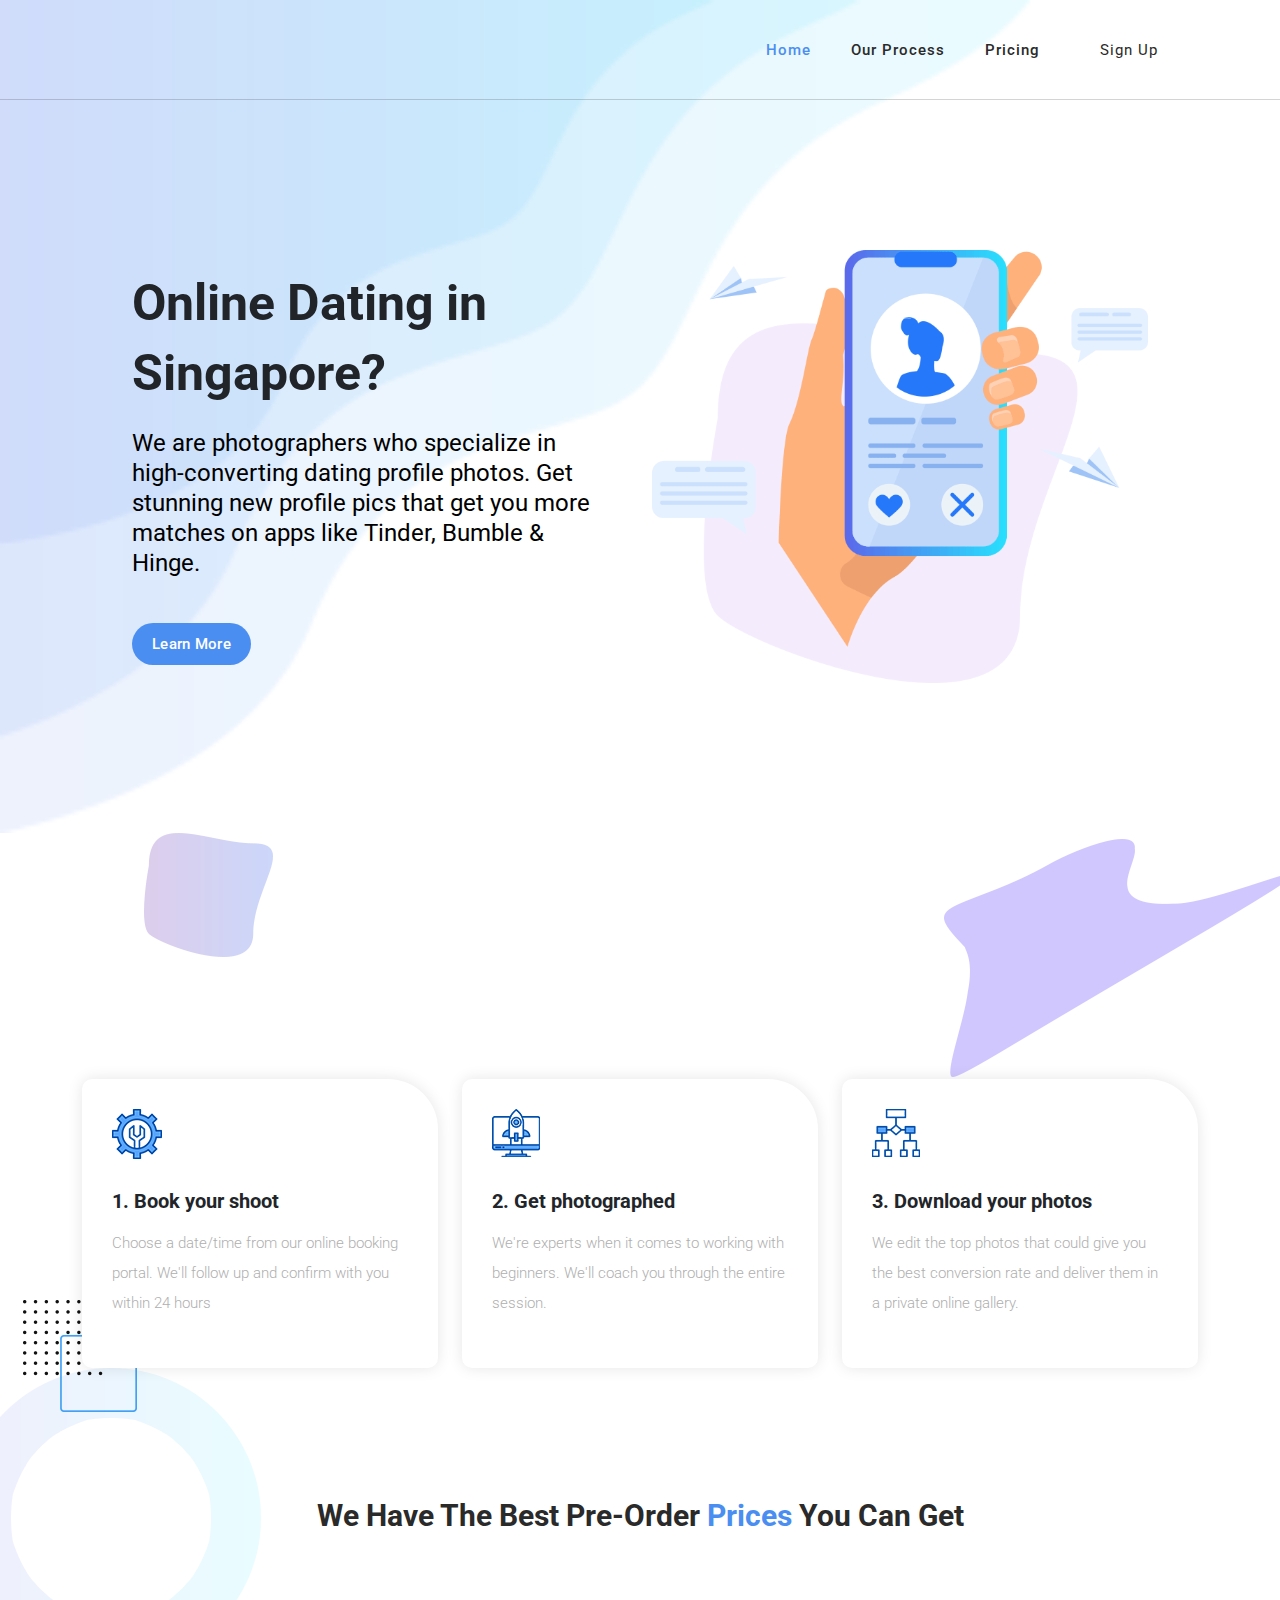
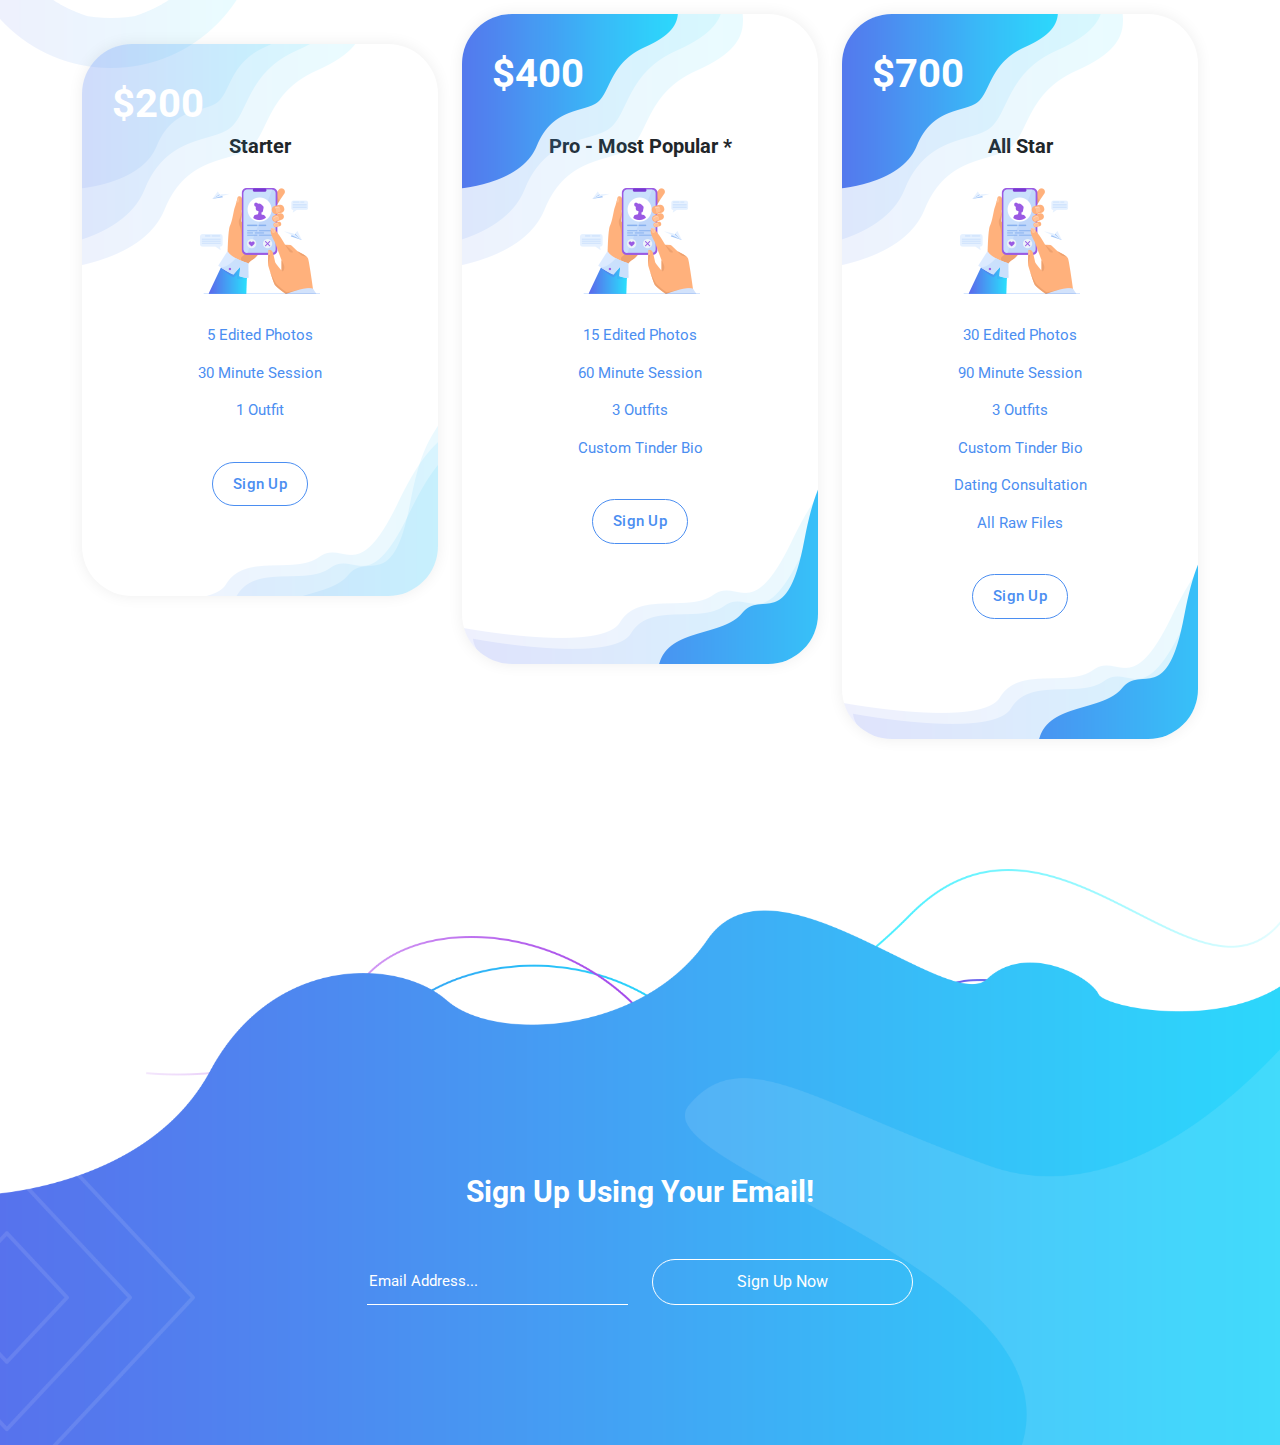
<file: index.html>
<!DOCTYPE html>
<html lang="en">

<head>

  <meta charset="UTF-8">
  <meta name="viewport" content="width=device-width, initial-scale=1, shrink-to-fit=no">
  <meta name="description" content="">
  <meta name="author" content="">
  <link rel="preconnect" href="https://fonts.googleapis.com">
  <link rel="preconnect" href="https://fonts.gstatic.com" crossorigin>
  <link href="https://fonts.googleapis.com/css2?family=Roboto:wght@100;300;400;500;700;900&display=swap"
    rel="stylesheet">

  <title>Fire Match</title>

  <!-- Bootstrap core CSS -->
  <link href="vendor/bootstrap/css/bootstrap.min.css" rel="stylesheet">

  <!--

TemplateMo 570 Chain App Dev

https://templatemo.com/tm-570-chain-app-dev

-->

  <!-- Additional CSS Files -->
  <link rel="stylesheet" href="https://use.fontawesome.com/releases/v5.8.1/css/all.css"
    integrity="sha384-50oBUHEmvpQ+1lW4y57PTFmhCaXp0ML5d60M1M7uH2+nqUivzIebhndOJK28anvf" crossorigin="anonymous">
  <link rel="stylesheet" href="assets/css/templatemo-chain-app-dev.css">
  <link rel="stylesheet" href="assets/css/animated.css">
  <link rel="stylesheet" href="assets/css/owl.css">

</head>

<body>

  <!-- ***** Preloader Start ***** -->
  <div id="js-preloader" class="js-preloader">
    <div class="preloader-inner">
      <span class="dot"></span>
      <div class="dots">
        <span></span>
        <span></span>
        <span></span>
      </div>
    </div>
  </div>
  <!-- ***** Preloader End ***** -->

  <!-- ***** Header Area Start ***** -->
  <header class="header-area header-sticky wow slideInDown" data-wow-duration="0.75s" data-wow-delay="0s">
    <div class="container">
      <div class="row">
        <div class="col-12">
          <nav class="main-nav">
            <!-- ***** Logo Start ***** -->
            <!-- <a href="index.html" class="logo">
              <img src="assets/images/logo.png" alt="Fire Match">
            </a> -->
            <!-- ***** Logo End ***** -->
            <!-- ***** Menu Start ***** -->
            <ul class="nav">
              <li class="scroll-to-section"><a href="#top" class="active">Home</a></li>
              <li class="scroll-to-section"><a href="#services">Our Process</a></li>
              <!-- <li class="scroll-to-section"><a href="#about">About</a></li> -->
              <li class="scroll-to-section"><a href="#pricing">Pricing</a></li>
              <li class="scroll-to-section"><a href="#newsletter">Sign Up</a></li>
              <!-- <li class="scroll-to-section"><a href="#faq">FAQ</a></li> -->
              <!-- <li><div class="gradient-button"><a id="modal_trigger" href="#modal"><i class="fa fa-sign-in-alt"></i> Sign In Now</a></div></li>  -->
            </ul>
            <a class='menu-trigger'>
              <span>Menu</span>
            </a>
            <!-- ***** Menu End ***** -->
          </nav>
        </div>
      </div>
    </div>
  </header>
  <!-- ***** Header Area End ***** -->

  <div id="modal" class="popupContainer" style="display:none;">
    <div class="popupHeader">
      <span class="header_title">Login</span>
      <span class="modal_close"><i class="fa fa-times"></i></span>
    </div>

    <section class="popupBody">
      <!-- Social Login -->
      <div class="social_login">
        <div class="">
          <a href="#" class="social_box fb">
            <span class="icon"><i class="fab fa-facebook"></i></span>
            <span class="icon_title">Connect with Facebook</span>

          </a>

          <a href="#" class="social_box google">
            <span class="icon"><i class="fab fa-google-plus"></i></span>
            <span class="icon_title">Connect with Google</span>
          </a>
        </div>

        <div class="centeredText">
          <span>Or use your Email address</span>
        </div>

        <div class="action_btns">
          <div class="one_half"><a href="#" id="login_form" class="btn">Login</a></div>
          <div class="one_half last"><a href="#" id="register_form" class="btn">Sign up</a></div>
        </div>
      </div>

      <!-- Username & Password Login form -->
      <div class="user_login">
        <form>
          <label>Email / Username</label>
          <input type="text" />
          <br />

          <label>Password</label>
          <input type="password" />
          <br />

          <div class="checkbox">
            <input id="remember" type="checkbox" />
            <label for="remember">Remember me on this computer</label>
          </div>

          <div class="action_btns">
            <div class="one_half"><a href="#" class="btn back_btn"><i class="fa fa-angle-double-left"></i> Back</a>
            </div>
            <div class="one_half last"><a href="#" class="btn btn_red">Login</a></div>
          </div>
        </form>

        <a href="#" class="forgot_password">Forgot password?</a>
      </div>

      <!-- Register Form -->
      <div class="user_register">
        <form>
          <label>Full Name</label>
          <input type="text" />
          <br />

          <label>Email Address</label>
          <input type="email" />
          <br />

          <label>Password</label>
          <input type="password" />
          <br />

          <div class="checkbox">
            <input id="send_updates" type="checkbox" />
            <label for="send_updates">Send me occasional email updates</label>
          </div>

          <div class="action_btns">
            <div class="one_half"><a href="#" class="btn back_btn"><i class="fa fa-angle-double-left"></i> Back</a>
            </div>
            <div class="one_half last"><a href="#" class="btn btn_red">Register</a></div>
          </div>
        </form>
      </div>
    </section>
  </div>

  <div class="main-banner wow fadeIn" id="top" data-wow-duration="1s" data-wow-delay="0.5s">
    <div class="container">
      <div class="row">
        <div class="col-lg-12">
          <div class="row">
            <div class="col-lg-6 align-self-center">
              <div class="left-content show-up header-text wow fadeInLeft" data-wow-duration="1s" data-wow-delay="1s">
                <div class="row">
                  <div class="col-lg-12">
                    <h2>Online Dating in Singapore?</h2>
                    <p style="color:black; font-size:150%;">We are photographers who specialize in high-converting dating profile photos. Get stunning new profile pics that get you more matches on apps like Tinder,
                      Bumble & Hinge.
                    </p>
                  </div>
                  <div class="col-lg-12">
                    <div class="white-button first-button scroll-to-section">
                      <a href="#contact">Learn More</a>
                    </div>
             
                  </div>
                </div>
              </div>
            </div>
            <div class="col-lg-6">
              <div class="right-image wow fadeInRight" data-wow-duration="1s" data-wow-delay="0.5s">
                <img src="assets/images/slider-dec.png" alt="">
              </div>
            </div>
          </div>
        </div>
      </div>
    </div>
  </div>

  <div id="services" class="services section">
    <div class="container">
      <div class="row">
        <div class="col-lg-8 offset-lg-2">
          <div class="section-heading  wow fadeInDown" data-wow-duration="1s" data-wow-delay="0.5s">
            <!-- <h4>Amazing <em>Services &amp; Features</em> for you</h4> -->
            <h4>Our Process</h4>
            <!-- <img src="assets/images/heading-line-dec.png" alt="">
            <p>If you need the greatest collection of HTML templates for your business, please visit <a rel="nofollow" href="https://www.toocss.com/" target="_blank">TooCSS</a> Blog. If you need to have a contact form PHP script, go to <a href="https://templatemo.com/contact" target="_parent">our contact page</a> for more information.</p> -->
          </div>
        </div>
      </div>
    </div>
    <div class="container">
      <div class="row">
        <div class="col-lg-4">
          <div class="service-item first-service">
            <div class="icon"></div>
            <h4>1. Book your shoot</h4>
            <p>Choose a date/time from our online booking portal. We'll follow up and confirm with you within 24 hours</p>
            <div class="text-button">
              <!-- <a href="#">Read More <i class="fa fa-arrow-right"></i></a> -->
            </div>
          </div>
        </div>
        <div class="col-lg-4">
          <div class="service-item second-service">
            <div class="icon"></div>
            <h4>2. Get photographed </h4>
            <p>We're experts when it comes to working with beginners. We'll coach you through the entire session.</p>
            <div class="text-button">
              <!-- <a href="#">Read More <i class="fa fa-arrow-right"></i></a> -->
            </div>
          </div>
        </div>
        <div class="col-lg-4">
          <div class="service-item third-service">
            <div class="icon"></div>
            <h4>3. Download your photos</h4>
            <p>We edit the top photos that could give you the best conversion rate and deliver them in a private online gallery.</p>
            <div class="text-button">
              <!-- <a href="#">Read More <i class="fa fa-arrow-right"></i></a> -->
            </div>
          </div>
        </div>
      </div>
    </div>

  </div>

<!-- 
  <div id="services" class="services section">
    <div class="container">
      <div class="row">
        <div class="col-lg-8 offset-lg-2">
          <div class="section-heading  wow fadeInDown" data-wow-duration="1s" data-wow-delay="0.5s">
            <h4> <em>FAQ </em></h4>
            

          </div>
        </div>
      </div>
    </div>
    <div class="container">
      <div class="row">
        <div class="col-lg-3">
          <div class="service-item first-service">
            <div class="icon"></div>
            <h4>App Maintenance</h4>
            <p>You are not allowed to redistribute this template ZIP file on any other website.</p>
            <div class="text-button">
              <a href="#">Read More <i class="fa fa-arrow-right"></i></a>
            </div>
          </div>
        </div>
 
      </div>
    </div>

  </div> -->


  <!-- <div id="about" class="about-us section">
    <div class="container">
      <div class="row">
        <div class="col-lg-6 align-self-center">
          <div class="section-heading">
            <h4>About <em>What We Do</em> &amp; Who We Are</h4>
            <img src="assets/images/heading-line-dec.png" alt="">
            <p>Lorem ipsum dolor sit amet, consectetur adipiscing elit, sed do eismod tempor incididunt ut labore et dolore magna.</p>
          </div>
          <div class="row">
            <div class="col-lg-6">
              <div class="box-item">
                <h4><a href="#">Maintance Problems</a></h4>
                <p>Lorem Ipsum Text</p>
              </div>
            </div>
            <div class="col-lg-6">
              <div class="box-item">
                <h4><a href="#">24/7 Support &amp; Help</a></h4>
                <p>Lorem Ipsum Text</p>
              </div>
            </div>
            <div class="col-lg-6">
              <div class="box-item">
                <h4><a href="#">Fixing Issues About</a></h4>
                <p>Lorem Ipsum Text</p>
              </div>
            </div>
            <div class="col-lg-6">
              <div class="box-item">
                <h4><a href="#">Co. Development</a></h4>
                <p>Lorem Ipsum Text</p>
              </div>
            </div>
            <div class="col-lg-12">
              <p>Lorem ipsum dolor sit amet, consectetur adipiscing elit, sed do eismod tempor idunte ut labore et dolore adipiscing  magna.</p>
              <div class="gradient-button">
                <a href="#">Start 14-Day Free Trial</a>
              </div>
              <span>*No Credit Card Required</span>
            </div>
          </div>
        </div>
        <div class="col-lg-6">
          <div class="right-image">
            <img src="assets/images/about-right-dec.png" alt="">
          </div>
        </div>
      </div>
    </div>
  </div> -->

  <!-- <div id="clients" class="the-clients">
    <div class="container">
      <div class="row">
        <div class="col-lg-8 offset-lg-2">
          <div class="section-heading">
            <h4>Check What <em>The Clients Say</em> About Our App Dev</h4>
            <img src="assets/images/heading-line-dec.png" alt="">
            <p>Lorem ipsum dolor sit amet, consectetur adipiscing elit, sed do eismod tempor incididunt ut labore et dolore magna.</p>
          </div>
        </div>
        <div class="col-lg-12">
          <div class="naccs">
            <div class="grid">
              <div class="row">
                <div class="col-lg-7 align-self-center">
                  <div class="menu">
                    <div class="first-thumb active">
                      <div class="thumb">
                        <div class="row">
                          <div class="col-lg-4 col-sm-4 col-12">
                            <h4>David Martino Co</h4>
                            <span class="date">30 November 2021</span>
                          </div>
                          <div class="col-lg-4 col-sm-4 d-none d-sm-block">
                            <span class="category">Financial Apps</span>
                          </div>
                          <div class="col-lg-4 col-sm-4 col-12">
                              <i class="fa fa-star"></i>
                              <i class="fa fa-star"></i>
                              <i class="fa fa-star"></i>
                              <i class="fa fa-star"></i>
                              <i class="fa fa-star"></i>
                              <span class="rating">4.8</span>
                          </div>
                        </div>
                      </div>
                    </div>
                    <div>
                      <div class="thumb">
                        <div class="row">
                          <div class="col-lg-4 col-sm-4 col-12">
                            <h4>Jake Harris Nyo</h4>
                            <span class="date">29 November 2021</span>
                          </div>
                          <div class="col-lg-4 col-sm-4 d-none d-sm-block">
                            <span class="category">Digital Business</span>
                          </div>
                          <div class="col-lg-4 col-sm-4 col-12">
                              <i class="fa fa-star"></i>
                              <i class="fa fa-star"></i>
                              <i class="fa fa-star"></i>
                              <i class="fa fa-star"></i>
                              <i class="fa fa-star"></i>
                              <span class="rating">4.5</span>
                          </div>
                        </div>
                      </div>
                    </div>
                    <div>
                      <div class="thumb">
                        <div class="row">
                          <div class="col-lg-4 col-sm-4 col-12">
                            <h4>May Catherina</h4>
                            <span class="date">27 November 2021</span>
                          </div>
                          <div class="col-lg-4 col-sm-4 d-none d-sm-block">
                            <span class="category">Business &amp; Economics</span>
                          </div>
                          <div class="col-lg-4 col-sm-4 col-12">
                              <i class="fa fa-star"></i>
                              <i class="fa fa-star"></i>
                              <i class="fa fa-star"></i>
                              <i class="fa fa-star"></i>
                              <i class="fa fa-star"></i>
                              <span class="rating">4.7</span>
                          </div>
                        </div>
                      </div>
                    </div>
                    <div>
                      <div class="thumb">
                        <div class="row">
                          <div class="col-lg-4 col-sm-4 col-12">
                            <h4>Random User</h4>
                            <span class="date">24 November 2021</span>
                          </div>
                          <div class="col-lg-4 col-sm-4 d-none d-sm-block">
                            <span class="category">New App Ecosystem</span>
                          </div>
                          <div class="col-lg-4 col-sm-4 col-12">
                              <i class="fa fa-star"></i>
                              <i class="fa fa-star"></i>
                              <i class="fa fa-star"></i>
                              <i class="fa fa-star"></i>
                              <i class="fa fa-star"></i>
                              <span class="rating">3.9</span>
                          </div>
                        </div>
                      </div>
                    </div>
                    <div class="last-thumb">
                      <div class="thumb">
                        <div class="row">
                          <div class="col-lg-4 col-sm-4 col-12">
                            <h4>Mark Amber Do</h4>
                            <span class="date">21 November 2021</span>
                          </div>
                          <div class="col-lg-4 col-sm-4 d-none d-sm-block">
                            <span class="category">Web Development</span>
                          </div>
                          <div class="col-lg-4 col-sm-4 col-12">
                              <i class="fa fa-star"></i>
                              <i class="fa fa-star"></i>
                              <i class="fa fa-star"></i>
                              <i class="fa fa-star"></i>
                              <i class="fa fa-star"></i>
                              <span class="rating">4.3</span>
                          </div>
                        </div>
                      </div>
                    </div>
                  </div>
                </div> 
                <div class="col-lg-5">
                  <ul class="nacc">
                    <li class="active">
                      <div>
                        <div class="thumb">
                          <div class="row">
                            <div class="col-lg-12">
                              <div class="client-content">
                                <img src="assets/images/quote.png" alt="">
                                <p>“Lorem ipsum dolor sit amet, consectetur adpiscing elit, sed do eismod tempor idunte ut labore et dolore magna aliqua darwin kengan
                                  lorem ipsum dolor sit amet, consectetur picing elit massive big blasta.”</p>
                              </div>
                              <div class="down-content">
                                <img src="assets/images/client-image.jpg" alt="">
                                <div class="right-content">
                                  <h4>David Martino</h4>
                                  <span>CEO of David Company</span>
                                </div>
                              </div>
                            </div>
                          </div>
                        </div>
                      </div>
                    </li>
                    <li>
                      <div>
                        <div class="thumb">
                          <div class="row">
                            <div class="col-lg-12">
                              <div class="client-content">
                                <img src="assets/images/quote.png" alt="">
                                <p>“CTO, Lorem ipsum dolor sit amet, consectetur adpiscing elit, sed do eismod tempor idunte ut labore et dolore magna aliqua darwin kengan
                                  lorem ipsum dolor sit amet, consectetur picing elit massive big blasta.”</p>
                              </div>
                              <div class="down-content">
                                <img src="assets/images/client-image.jpg" alt="">
                                <div class="right-content">
                                  <h4>Jake H. Nyo</h4>
                                  <span>CTO of Digital Company</span>
                                </div>
                              </div>
                            </div>
                          </div>
                        </div>
                      </div>
                    </li>
                    <li>
                      <div>
                        <div class="thumb">
                          <div class="row">
                            <div class="col-lg-12">
                              <div class="client-content">
                                <img src="assets/images/quote.png" alt="">
                                <p>“May, Lorem ipsum dolor sit amet, consectetur adpiscing elit, sed do eismod tempor idunte ut labore et dolore magna aliqua darwin kengan
                                  lorem ipsum dolor sit amet, consectetur picing elit massive big blasta.”</p>
                              </div>
                              <div class="down-content">
                                <img src="assets/images/client-image.jpg" alt="">
                                <div class="right-content">
                                  <h4>May C.</h4>
                                  <span>Founder of Catherina Co.</span>
                                </div>
                              </div>
                            </div>
                          </div>
                        </div>
                      </div>
                    </li>
                    <li>
                      <div>
                        <div class="thumb">
                          <div class="row">
                            <div class="col-lg-12">
                              <div class="client-content">
                                <img src="assets/images/quote.png" alt="">
                                <p>“Lorem ipsum dolor sit amet, consectetur adpiscing elit, sed do eismod tempor idunte ut labore et dolore magna aliqua darwin kengan
                                  lorem ipsum dolor sit amet, consectetur picing elit massive big blasta.”</p>
                              </div>
                              <div class="down-content">
                                <img src="assets/images/client-image.jpg" alt="">
                                <div class="right-content">
                                  <h4>Random Staff</h4>
                                  <span>Manager, Digital Company</span>
                                </div>
                              </div>
                            </div>
                          </div>
                        </div>
                      </div>
                    </li>
                    <li>
                      <div>
                        <div class="thumb">
                          <div class="row">
                            <div class="col-lg-12">
                              <div class="client-content">
                                <img src="assets/images/quote.png" alt="">
                                <p>“Mark, Lorem ipsum dolor sit amet, consectetur adpiscing elit, sed do eismod tempor idunte ut labore et dolore magna aliqua darwin kengan
                                  lorem ipsum dolor sit amet, consectetur picing elit massive big blasta.”</p>
                              </div>
                              <div class="down-content">
                                <img src="assets/images/client-image.jpg" alt="">
                                <div class="right-content">
                                  <h4>Mark Am</h4>
                                  <span>CTO, Amber Do Company</span>
                                </div>
                              </div>
                            </div>
                          </div>
                        </div>
                      </div>
                    </li>
                  </ul>
                </div>          
              </div>
            </div>
          </div>
        </div>
      </div>
    </div>
  </div>  -->

  <div id="pricing" class="pricing-tables">
    <div class="container">
      <div class="row">
        <div class="col-lg-8 offset-lg-2">
          <div class="section-heading">
            <h4>We Have The Best Pre-Order <em>Prices</em> You Can Get</h4>
            <!-- <img src="assets/images/heading-line-dec.png" alt="">
            <p>Lorem ipsum dolor sit amet, consectetur adipiscing elit, sed do eismod tempor incididunt ut labore et dolore magna.</p> -->
          </div>
        </div>
        <div class="col-lg-4">
          <div class="pricing-item-regular">
            <span class="price">$200</span>
            <h4>Starter</h4>
            <div class="icon">
              <img src="assets/images/pricing-table-01.png" alt="">
            </div>
            <ul>
             
              <!-- <li>20 TB of Storage</li> -->
              <!-- <li class="non-function">5 Edited Photos</li> -->
              <li >5 Edited Photos</li>
              <li >30 Minute Session</li>
              <li >1 Outfit</li>

            </ul>
            <div class="border-button">
              <a href="#">Sign Up</a>
            </div>
          </div>
        </div>
        <div class="col-lg-4">
          <div class="pricing-item-pro">
            <span class="price">$400</span>
            <h4>Pro - Most Popular *</h4>
            <div class="icon">
              <img src="assets/images/pricing-table-01.png" alt="">
            </div>
            <ul>
       
    
              <li >15 Edited Photos</li>
              <li >60 Minute Session</li>
              <li>3 Outfits</li>
              <li >Custom Tinder Bio</li>
            </ul>
            <div class="border-button">
              <a href="#">Sign Up</a>
            </div>
          </div>
        </div>
        <div class="col-lg-4">
          <div class="pricing-item-pro">
            <span class="price">$700</span>
            <h4>All Star</h4>
            <div class="icon">
              <img src="assets/images/pricing-table-01.png" alt="">
            </div>
            <ul>
       
    
              <li >30 Edited Photos</li>
              <li >90 Minute Session</li>
              <li>3 Outfits</li>
              <li >Custom Tinder Bio</li>
              <li >Dating Consultation</li>
              <li >All Raw Files</li>
            </ul>
            <div class="border-button">
              <a href="#">Sign Up</a>
            </div>
          </div>
        </div>
      </div>
    </div>
  </div>

  <footer id="newsletter">
    <div class="container">
      <div class="row">
        <div class="col-lg-8 offset-lg-2">
          <div class="section-heading">
            <h4>Sign Up using your email!</h4>
          </div>
        </div>
        <div class="col-lg-6 offset-lg-3">
          <form id="search" action="https://submit-form.com/OTYkRxdH" method="GET">
            <div class="row">
              <div class="col-lg-6 col-sm-6">
                <fieldset>
                  <input type="address" name="address" class="email" placeholder="Email Address..." autocomplete="on"
                    required>
                </fieldset>
              </div>
              <div class="col-lg-6 col-sm-6">
                <fieldset>
                  <button type="submit" class="main-button">Sign Up Now <i class="fa fa-angle-right"></i></button>
                </fieldset>
              </div>
            </div>
          </form>
        </div>

    


      </div>
      <!-- <div class="row">
        <div class="col-lg-3">
          <div class="footer-widget">
            <h4>Contact Us</h4>
            <p>Rio de Janeiro - RJ, 22795-008, Brazil</p>
            <p><a href="#">010-020-0340</a></p>
            <p><a href="#">info@company.co</a></p>
          </div>
        </div>
        <div class="col-lg-3">
          <div class="footer-widget">
            <h4>About Us</h4>
            <ul>
              <li><a href="#">Home</a></li>
              <li><a href="#">Services</a></li>
              <li><a href="#">About</a></li>
              <li><a href="#">Testimonials</a></li>
              <li><a href="#">Pricing</a></li>
            </ul>
            <ul>
              <li><a href="#">About</a></li>
              <li><a href="#">Testimonials</a></li>
              <li><a href="#">Pricing</a></li>
            </ul>
          </div>
        </div>
        <div class="col-lg-3">
          <div class="footer-widget">
            <h4>Useful Links</h4>
            <ul>
              <li><a href="#">Free Apps</a></li>
              <li><a href="#">App Engine</a></li>
              <li><a href="#">Programming</a></li>
              <li><a href="#">Development</a></li>
              <li><a href="#">App News</a></li>
            </ul>
            <ul>
              <li><a href="#">App Dev Team</a></li>
              <li><a href="#">Digital Web</a></li>
              <li><a href="#">Normal Apps</a></li>
            </ul>
          </div>
        </div>
        <div class="col-lg-3">
          <div class="footer-widget">
            <h4>About Our Company</h4>
            <div class="logo">
              <img src="assets/images/white-logo.png" alt="">
            </div>
            <p>Lorem ipsum dolor sit amet, consectetur adipiscing elit, sed do eiusmod tempor incididunt ut labore et dolore.</p>
          </div>
        </div>
        <div class="col-lg-12">
          <div class="copyright-text">
            <p>Copyright © 2022 Chain App Dev Company. All Rights Reserved. 
          <br>Design: <a href="https://templatemo.com/" target="_blank" title="css templates">TemplateMo</a></p>
          </div>
        </div>
      </div> -->
    </div>
  </footer>


  <!-- Scripts -->
  <script src="vendor/jquery/jquery.min.js"></script>
  <script src="vendor/bootstrap/js/bootstrap.bundle.min.js"></script>
  <script src="assets/js/owl-carousel.js"></script>
  <script src="assets/js/animation.js"></script>
  <script src="assets/js/imagesloaded.js"></script>
  <script src="assets/js/popup.js"></script>
  <script src="assets/js/custom.js"></script>
</body>

</html>
</file>
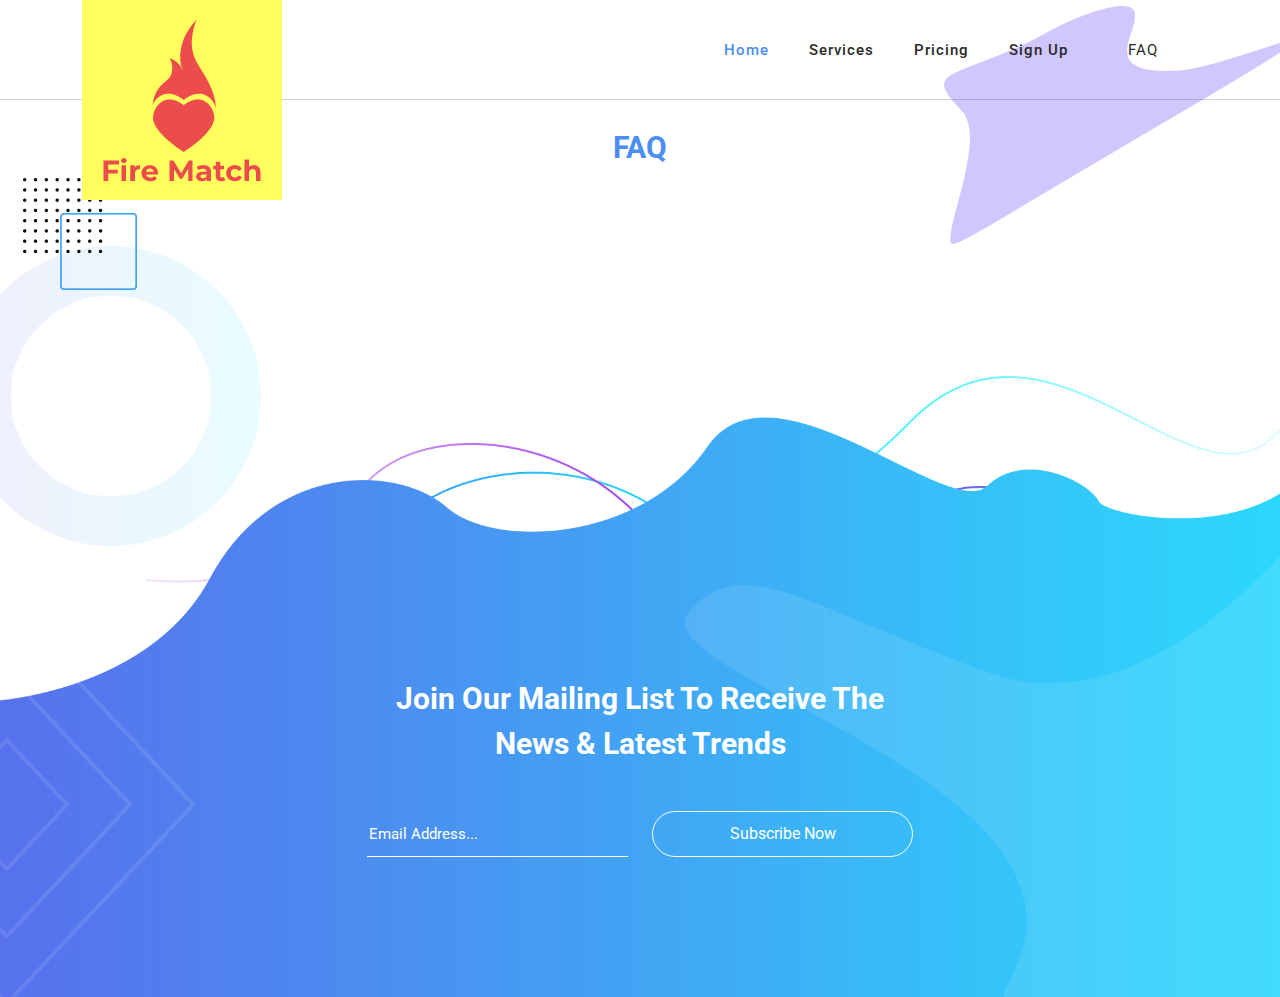
<file: faq.html>
<!DOCTYPE html>
<html lang="en">

<head>

  <meta charset="UTF-8">
  <meta name="viewport" content="width=device-width, initial-scale=1, shrink-to-fit=no">
  <meta name="description" content="">
  <meta name="author" content="">
  <link rel="preconnect" href="https://fonts.googleapis.com">
  <link rel="preconnect" href="https://fonts.gstatic.com" crossorigin>
  <link href="https://fonts.googleapis.com/css2?family=Roboto:wght@100;300;400;500;700;900&display=swap"
    rel="stylesheet">

  <title>Chain App Dev - App Landing Page HTML5 Template</title>

  <!-- Bootstrap core CSS -->
  <link href="vendor/bootstrap/css/bootstrap.min.css" rel="stylesheet">

  <!--

TemplateMo 570 Chain App Dev

https://templatemo.com/tm-570-chain-app-dev

-->

  <!-- Additional CSS Files -->
  <link rel="stylesheet" href="https://use.fontawesome.com/releases/v5.8.1/css/all.css"
    integrity="sha384-50oBUHEmvpQ+1lW4y57PTFmhCaXp0ML5d60M1M7uH2+nqUivzIebhndOJK28anvf" crossorigin="anonymous">
  <link rel="stylesheet" href="assets/css/templatemo-chain-app-dev.css">
  <link rel="stylesheet" href="assets/css/animated.css">
  <link rel="stylesheet" href="assets/css/owl.css">

</head>

<body>

  <!-- ***** Preloader Start ***** -->
  <div id="js-preloader" class="js-preloader">
    <div class="preloader-inner">
      <span class="dot"></span>
      <div class="dots">
        <span></span>
        <span></span>
        <span></span>
      </div>
    </div>
  </div>
  <!-- ***** Preloader End ***** -->

  <!-- ***** Header Area Start ***** -->
  <header class="header-area header-sticky wow slideInDown" data-wow-duration="0.75s" data-wow-delay="0s">
    <div class="container">
      <div class="row">
        <div class="col-12">
          <nav class="main-nav">
            <!-- ***** Logo Start ***** -->
            <a href="index.html" class="logo">
              <img src="assets/images/logo.png" alt="Chain App Dev">
            </a>
            <!-- ***** Logo End ***** -->
            <!-- ***** Menu Start ***** -->
            <ul class="nav">
              <li class="scroll-to-section"><a href="#top" class="active">Home</a></li>
              <li class="scroll-to-section"><a href="#services">Services</a></li>
              <!-- <li class="scroll-to-section"><a href="#about">About</a></li> -->
              <li class="scroll-to-section"><a href="#pricing">Pricing</a></li>
              <li class="scroll-to-section"><a href="#newsletter">Sign Up</a></li>
              <li class="scroll-to-section"><a href="#faq">FAQ</a></li>
              <!-- <li><div class="gradient-button"><a id="modal_trigger" href="#modal"><i class="fa fa-sign-in-alt"></i> Sign In Now</a></div></li>  -->
            </ul>
            <a class='menu-trigger'>
              <span>Menu</span>
            </a>
            <!-- ***** Menu End ***** -->
          </nav>
        </div>
      </div>
    </div>
  </header>
  <!-- ***** Header Area End ***** -->

  <div id="modal" class="popupContainer" style="display:none;">
    <div class="popupHeader">
      <span class="header_title">Login</span>
      <span class="modal_close"><i class="fa fa-times"></i></span>
    </div>

    <section class="popupBody">
      <!-- Social Login -->
      <div class="social_login">
        <div class="">
          <a href="#" class="social_box fb">
            <span class="icon"><i class="fab fa-facebook"></i></span>
            <span class="icon_title">Connect with Facebook</span>

          </a>

          <a href="#" class="social_box google">
            <span class="icon"><i class="fab fa-google-plus"></i></span>
            <span class="icon_title">Connect with Google</span>
          </a>
        </div>

        <div class="centeredText">
          <span>Or use your Email address</span>
        </div>

        <div class="action_btns">
          <div class="one_half"><a href="#" id="login_form" class="btn">Login</a></div>
          <div class="one_half last"><a href="#" id="register_form" class="btn">Sign up</a></div>
        </div>
      </div>


  </div>

  <div id="services" class="services section">
    <div class="container">
      <div class="row">
        <div class="col-lg-8 offset-lg-2">
          <div class="section-heading  wow fadeInDown" data-wow-duration="1s" data-wow-delay="0.5s">
            <h4> <em>FAQ </em></h4>
            

          </div>
        </div>
      </div>
    </div>
    <div class="container">
      <div class="row">

 
      </div>
    </div>

  </div>




  

  <footer id="newsletter">
    <div class="container">
      <div class="row">
        <div class="col-lg-8 offset-lg-2">
          <div class="section-heading">
            <h4>Join our mailing list to receive the news &amp; latest trends</h4>
          </div>
        </div>
        <div class="col-lg-6 offset-lg-3">
          <form id="search" action="#" method="GET">
            <div class="row">
              <div class="col-lg-6 col-sm-6">
                <fieldset>
                  <input type="address" name="address" class="email" placeholder="Email Address..." autocomplete="on"
                    required>
                </fieldset>
              </div>
              <div class="col-lg-6 col-sm-6">
                <fieldset>
                  <button type="submit" class="main-button">Subscribe Now <i class="fa fa-angle-right"></i></button>
                </fieldset>
              </div>
            </div>
          </form>
        </div>

    


      </div>
      <!-- <div class="row">
        <div class="col-lg-3">
          <div class="footer-widget">
            <h4>Contact Us</h4>
            <p>Rio de Janeiro - RJ, 22795-008, Brazil</p>
            <p><a href="#">010-020-0340</a></p>
            <p><a href="#">info@company.co</a></p>
          </div>
        </div>
        <div class="col-lg-3">
          <div class="footer-widget">
            <h4>About Us</h4>
            <ul>
              <li><a href="#">Home</a></li>
              <li><a href="#">Services</a></li>
              <li><a href="#">About</a></li>
              <li><a href="#">Testimonials</a></li>
              <li><a href="#">Pricing</a></li>
            </ul>
            <ul>
              <li><a href="#">About</a></li>
              <li><a href="#">Testimonials</a></li>
              <li><a href="#">Pricing</a></li>
            </ul>
          </div>
        </div>
        <div class="col-lg-3">
          <div class="footer-widget">
            <h4>Useful Links</h4>
            <ul>
              <li><a href="#">Free Apps</a></li>
              <li><a href="#">App Engine</a></li>
              <li><a href="#">Programming</a></li>
              <li><a href="#">Development</a></li>
              <li><a href="#">App News</a></li>
            </ul>
            <ul>
              <li><a href="#">App Dev Team</a></li>
              <li><a href="#">Digital Web</a></li>
              <li><a href="#">Normal Apps</a></li>
            </ul>
          </div>
        </div>
        <div class="col-lg-3">
          <div class="footer-widget">
            <h4>About Our Company</h4>
            <div class="logo">
              <img src="assets/images/white-logo.png" alt="">
            </div>
            <p>Lorem ipsum dolor sit amet, consectetur adipiscing elit, sed do eiusmod tempor incididunt ut labore et dolore.</p>
          </div>
        </div>
        <div class="col-lg-12">
          <div class="copyright-text">
            <p>Copyright © 2022 Chain App Dev Company. All Rights Reserved. 
          <br>Design: <a href="https://templatemo.com/" target="_blank" title="css templates">TemplateMo</a></p>
          </div>
        </div>
      </div> -->
    </div>
  </footer>


  <!-- Scripts -->
  <script src="vendor/jquery/jquery.min.js"></script>
  <script src="vendor/bootstrap/js/bootstrap.bundle.min.js"></script>
  <script src="assets/js/owl-carousel.js"></script>
  <script src="assets/js/animation.js"></script>
  <script src="assets/js/imagesloaded.js"></script>
  <script src="assets/js/popup.js"></script>
  <script src="assets/js/custom.js"></script>
</body>

</html>
</file>
<file: assets/css/templatemo-chain-app-dev.css>
/*

TemplateMo 570 Chain App Dev

https://templatemo.com/tm-570-chain-app-dev

*/

/* ---------------------------------------------
Table of contents
------------------------------------------------
01. font & reset css
02. reset
03. global styles
04. header
05. banner
06. features
07. testimonials
08. contact
09. footer
10. preloader
11. search
12. portfolio

--------------------------------------------- */
/* 
---------------------------------------------
font & reset css
--------------------------------------------- 
*/
/* 
---------------------------------------------
reset
--------------------------------------------- 
*/
html, body, div, span, applet, object, iframe, h1, h2, h3, h4, h5, h6, p, blockquote, div
pre, a, abbr, acronym, address, big, cite, code, del, dfn, em, font, img, ins, kbd, q,
s, samp, small, strike, strong, sub, sup, tt, var, b, u, i, center, dl, dt, dd, ol, ul, li,
figure, header, nav, section, article, aside, footer, figcaption {
  margin: 0;
  padding: 0;
  border: 0;
  outline: 0;
}

/* clear fix */
.grid:after {
  content: '';
  display: block;
  clear: both;
}

/* ---- .grid-item ---- */

.grid-sizer,
.grid-item {
  width: 50%;
}

.grid-item {
  float: left;
}

.grid-item img {
  display: block;
  max-width: 100%;
}

.clearfix:after {
  content: ".";
  display: block;
  clear: both;
  visibility: hidden;
  line-height: 0;
  height: 0;
}

.clearfix {
  display: inline-block;
}

html[xmlns] .clearfix {
  display: block;
}

* html .clearfix {
  height: 1%;
}

ul, li {
  padding: 0;
  margin: 0;
  list-style: none;
}

header, nav, section, article, aside, footer, hgroup {
  display: block;
}

* {
  box-sizing: border-box;
}

html, body {
  font-family: 'Roboto', sans-serif;
  font-weight: 400;
  background-color: #fff;
  -ms-text-size-adjust: 100%;
  -webkit-font-smoothing: antialiased;
  -moz-osx-font-smoothing: grayscale;
}

a {
  text-decoration: none !important;
}

h1, h2, h3, h4, h5, h6 {
  margin-top: 0px;
  margin-bottom: 0px;
}

ul {
  margin-bottom: 0px;
}

p {
  font-size: 15px;
  line-height: 30px;
  font-weight: 300;
  color: #afafaf;
}

img {
  width: 100%;
  overflow: hidden;
}

/* 
---------------------------------------------
global styles
--------------------------------------------- 
*/
html,
body {
  background: #fff;
  font-family: 'Roboto', sans-serif;
}

::selection {
  background: #4b8ef1;
  color: #fff !important;
}

::-moz-selection {
  background: #4b8ef1;
  color: #fff !important;
}

@media (max-width: 991px) {
  html, body {
    overflow-x: hidden;
  }
  .mobile-top-fix {
    margin-top: 30px;
    margin-bottom: 0px;
  }
  .mobile-bottom-fix {
    margin-bottom: 30px;
  }
  .mobile-bottom-fix-big {
    margin-bottom: 60px;
  }
}

.section-heading {
  position: relative;
  z-index: 2;
}

.section-heading h4 {
  color: #2a2a2a;
  font-size: 30px;
  font-weight: 700;
  text-transform: capitalize;
  margin-bottom: 10px;
}

.section-heading h4 em {
  font-style: normal;
  color: #4b8ef1;
}

.section-heading img {
  width: 45px;
  height: 2px;
}

.section-heading p {
  margin-top: 10px;
}

.show-up {
  position: relative;
  z-index: 2;
}

.white-button a {
  display: inline-block !important;
  padding: 10px 20px !important;
  color: #4b8ef1 !important;
  text-transform: capitalize;
  font-size: 15px;
  background-color: #fff;
  border-radius: 23px;
  font-weight: 500 !important;
  letter-spacing: 0.3px !important;
  transition: all .5s;
}

.white-button a i {
  margin-left: 5px;
  font-size: 18px;
}

.white-button a:hover {
  background-color: #4b8ef1;
  color: #fff !important;
}

.text-button a {
  font-size: 15px;
}

.text-button a i {
  margin-left: 5px;
  font-size: 14px;
  transition: all .3s;
}

.text-button a:hover i {
  margin-left: 8px;
}

.gradient-button a {
  display: inline-block !important;
  padding: 10px 20px !important;
  color: #fff !important;
  text-transform: capitalize;
  font-size: 15px;
  background: rgb(19,175,240);
  background: linear-gradient(105deg, rgba(91,104,235,1) 0%, rgba(40,225,253,1) 100%);
  border-radius: 23px;
  font-weight: 500 !important;
  letter-spacing: 0.3px !important;
  transition: all .5s;
}

.gradient-button a:hover {
  color: #fff !important;
  background: rgb(19,175,240);
  background: linear-gradient(105deg, rgba(91,104,235,1) 0%, rgba(40,225,253,1) 100%);
}

.border-button a {
  display: inline-block !important;
  padding: 10px 20px !important;
  color: #4b8ef1 !important;
  border: 1px solid #4b8ef1;
  text-transform: capitalize;
  font-size: 15px;
  display: inline-block;
  background-color: #fff;
  border-radius: 23px;
  font-weight: 500 !important;
  letter-spacing: 0.3px !important;
  transition: all .5s;
}

.border-button a:hover {
  background-color: #4b8ef1;
  color: #fff !important;
}


/* 
---------------------------------------------
header
--------------------------------------------- 
*/

.background-header {
  background-color: #fff !important;
  height: 80px!important;
  border-bottom: none !important;
  position: fixed!important;
  top: 0px;
  left: 0px;
  right: 0px;
  box-shadow: 0px 5px 8px rgba(0,0,0,0.03);
}

.background-header .logo,
.background-header .main-nav .nav li a {
  color: #fff;
}

.background-header .main-nav .nav li:hover a {
  color: #4b8ef1;
}

.background-header .nav li a.active {
  position: relative;
  color: #fff;
}

.background-header .nav li a.active:after {
  position: absolute;
  width: 100%;
  height: 1px;
  background-color: #4b8ef1;
  content: '';
  left: 50%;
  bottom: -20px;
  transform: translateX(-50%);
}

.background-header .nav li:last-child a.active:after {
  background-color: transparent;
}

.header-area {
  background-color: transparent;
  border-bottom: 1px solid rgba(42,42,42,0.2);
  position: absolute;
  left: 0px;
  right: 0px;
  z-index: 100;
  height: 100px;
  -webkit-transition: all .5s ease 0s;
  -moz-transition: all .5s ease 0s;
  -o-transition: all .5s ease 0s;
  transition: all .5s ease 0s;
}

.header-area .main-nav {
  min-height: 80px;
  background: transparent;
}

.header-area .main-nav .logo {
  float: left;
  -webkit-transition: all 0.3s ease 0s;
  -moz-transition: all 0.3s ease 0s;
  -o-transition: all 0.3s ease 0s;
  transition: all 0.3s ease 0s;
}

.header-area .main-nav .logo {
    line-height: 100px;
    float: left;
    -webkit-transition: all 0.3s ease 0s;
    -moz-transition: all 0.3s ease 0s;
    -o-transition: all 0.3s ease 0s;
    transition: all 0.3s ease 0s;
}

.background-header .main-nav .logo {
  line-height: 80px;
}

.background-header .main-nav .nav {
  margin-top: 20px !important;
}

.header-area .main-nav .nav {
  float: right;
  margin-top: 30px;
  margin-right: 0px;
  background-color: transparent;
  -webkit-transition: all 0.3s ease 0s;
  -moz-transition: all 0.3s ease 0s;
  -o-transition: all 0.3s ease 0s;
  transition: all 0.3s ease 0s;
  position: relative;
  z-index: 999;
}

.header-area .main-nav .nav li {
  padding-left: 20px;
  padding-right: 20px;
}

.header-area .main-nav .nav li:nth-child(6) {
  padding-right: 0px;
  padding-left: 40px;
}

.header-area .main-nav .nav li:last-child a ,
.background-header .main-nav .nav li:last-child a,
.header-area .main-nav .nav li:nth-child(6) a ,
.background-header .main-nav .nav li:nth-child(6) a {
  padding: 0px 20px !important;
  font-weight: 400;
}

.header-area .main-nav .nav li:last-child a:hover ,
.background-header .main-nav .nav li:last-child a:hover,
.header-area .main-nav .nav li:nth-child(6) a:hover ,
.background-header .main-nav .nav li:nth-child(6) a:hover {
  color: #fff !important;
}

.header-area .main-nav .nav li a {
  display: block;
  font-weight: 500;
  font-size: 15px;
  color: #2a2a2a;
  text-transform: capitalize;
  -webkit-transition: all 0.3s ease 0s;
  -moz-transition: all 0.3s ease 0s;
  -o-transition: all 0.3s ease 0s;
  transition: all 0.3s ease 0s;
  height: 40px;
  line-height: 40px;
  border: transparent;
  letter-spacing: 1px;
}

.header-area .main-nav .nav li:hover a,
.header-area .main-nav .nav li a.active {
  color: #4b8ef1!important;
}

.header-area .main-nav .nav li:last-child a.active {
  color: #fff !important;
}

.background-header .main-nav .nav li:hover a,
.background-header .main-nav .nav li a.active {
  color: #4b8ef1!important;
  opacity: 1;
}

.header-area .main-nav .nav li.submenu {
  position: relative;
  padding-right: 30px;
}

.header-area .main-nav .nav li.submenu:after {
  font-family: FontAwesome;
  content: "\f107";
  font-size: 12px;
  color: #2a2a2a;
  position: absolute;
  right: 18px;
  top: 12px;
}

.background-header .main-nav .nav li.submenu:after {
  color: #2a2a2a;
}

.header-area .main-nav .nav li.submenu ul {
  position: absolute;
  width: 200px;
  box-shadow: 0 2px 28px 0 rgba(0, 0, 0, 0.06);
  overflow: hidden;
  top: 50px;
  opacity: 0;
  transform: translateY(+2em);
  visibility: hidden;
  z-index: -1;
  transition: all 0.3s ease-in-out 0s, visibility 0s linear 0.3s, z-index 0s linear 0.01s;
}

.header-area .main-nav .nav li.submenu ul li {
  margin-left: 0px;
  padding-left: 0px;
  padding-right: 0px;
}

.header-area .main-nav .nav li.submenu ul li a {
  opacity: 1;
  display: block;
  background: #f7f7f7;
  color: #2a2a2a!important;
  padding-left: 20px;
  height: 40px;
  line-height: 40px;
  -webkit-transition: all 0.3s ease 0s;
  -moz-transition: all 0.3s ease 0s;
  -o-transition: all 0.3s ease 0s;
  transition: all 0.3s ease 0s;
  position: relative;
  font-size: 13px;
  font-weight: 400;
  border-bottom: 1px solid #eee;
}

.header-area .main-nav .nav li.submenu ul li a:hover {
  background: #fff;
  color: #4b8ef1!important;
  padding-left: 25px;
}

.header-area .main-nav .nav li.submenu ul li a:hover:before {
  width: 3px;
}

.header-area .main-nav .nav li.submenu:hover ul {
  visibility: visible;
  opacity: 1;
  z-index: 1;
  transform: translateY(0%);
  transition-delay: 0s, 0s, 0.3s;
}

.header-area .main-nav .menu-trigger {
  cursor: pointer;
  display: block;
  position: absolute;
  top: 33px;
  width: 32px;
  height: 40px;
  text-indent: -9999em;
  z-index: 99;
  right: 40px;
  display: none;
}

.background-header .main-nav .menu-trigger {
  top: 23px;
}

.header-area .main-nav .menu-trigger span,
.header-area .main-nav .menu-trigger span:before,
.header-area .main-nav .menu-trigger span:after {
  -moz-transition: all 0.4s;
  -o-transition: all 0.4s;
  -webkit-transition: all 0.4s;
  transition: all 0.4s;
  background-color: #2a2a2a;
  display: block;
  position: absolute;
  width: 30px;
  height: 2px;
  left: 0;
}

.background-header .main-nav .menu-trigger span,
.background-header .main-nav .menu-trigger span:before,
.background-header .main-nav .menu-trigger span:after {
  background-color: #2a2a2a;
}

.header-area .main-nav .menu-trigger span:before,
.header-area .main-nav .menu-trigger span:after {
  -moz-transition: all 0.4s;
  -o-transition: all 0.4s;
  -webkit-transition: all 0.4s;
  transition: all 0.4s;
  background-color: #2a2a2a;
  display: block;
  position: absolute;
  width: 30px;
  height: 2px;
  left: 0;
  width: 75%;
}

.background-header .main-nav .menu-trigger span:before,
.background-header .main-nav .menu-trigger span:after {
  background-color: #2a2a2a;
}

.header-area .main-nav .menu-trigger span:before,
.header-area .main-nav .menu-trigger span:after {
  content: "";
}

.header-area .main-nav .menu-trigger span {
  top: 16px;
}

.header-area .main-nav .menu-trigger span:before {
  -moz-transform-origin: 33% 100%;
  -ms-transform-origin: 33% 100%;
  -webkit-transform-origin: 33% 100%;
  transform-origin: 33% 100%;
  top: -10px;
  z-index: 10;
}

.header-area .main-nav .menu-trigger span:after {
  -moz-transform-origin: 33% 0;
  -ms-transform-origin: 33% 0;
  -webkit-transform-origin: 33% 0;
  transform-origin: 33% 0;
  top: 10px;
}

.header-area .main-nav .menu-trigger.active span,
.header-area .main-nav .menu-trigger.active span:before,
.header-area .main-nav .menu-trigger.active span:after {
  background-color: transparent;
  width: 100%;
}

.header-area .main-nav .menu-trigger.active span:before {
  -moz-transform: translateY(6px) translateX(1px) rotate(45deg);
  -ms-transform: translateY(6px) translateX(1px) rotate(45deg);
  -webkit-transform: translateY(6px) translateX(1px) rotate(45deg);
  transform: translateY(6px) translateX(1px) rotate(45deg);
  background-color: #2a2a2a;
}

.background-header .main-nav .menu-trigger.active span:before {
  background-color: #2a2a2a;
}

.header-area .main-nav .menu-trigger.active span:after {
  -moz-transform: translateY(-6px) translateX(1px) rotate(-45deg);
  -ms-transform: translateY(-6px) translateX(1px) rotate(-45deg);
  -webkit-transform: translateY(-6px) translateX(1px) rotate(-45deg);
  transform: translateY(-6px) translateX(1px) rotate(-45deg);
  background-color: #2a2a2a;
}

.background-header .main-nav .menu-trigger.active span:after {
  background-color: #2a2a2a;
}

.header-area.header-sticky {
  min-height: 80px;
}

.header-area .nav {
  margin-top: 30px;
}

.header-area.header-sticky .nav li a.active {
  color: #4b8ef1;
}

@media (max-width: 1200px) {
  .header-area .main-nav .nav li {
    padding-left: 12px;
    padding-right: 12px;
  }
  .header-area .main-nav:before {
    display: none;
  }
}

@media (max-width: 992px) {
  .header-area .main-nav .nav li:last-child  ,
  .background-header .main-nav .nav li:last-child {
    color: #069;
  }
  .header-area .main-nav .nav li:nth-child(6),
  .background-header .main-nav .nav li:nth-child(6) {
    padding-right: 0px;
  }
  .background-header .nav li a.active:after {
    display: none;
  }
}

@media (max-width: 767px) {
  .pre-header ul.info li:last-child,
  .pre-header ul.info li:nth-child(6) {
    display: none!important;
  }
  .background-header .main-nav .nav {
    margin-top: 80px !important;
  }
  .header-area .main-nav .logo {
    color: #1e1e1e;
  }
  .header-area.header-sticky .nav li a:hover,
  .header-area.header-sticky .nav li a.active {
    color: #4b8ef1!important;
    opacity: 1;
  }
  .header-area.header-sticky .nav li.search-icon a {
    width: 100%;
  }
  .header-area {
    background-color: #fff;
    padding: 0px 15px;
    height: 100px;
    box-shadow: none;
    text-align: center;
    box-shadow: 0px 5px 8px rgba(0,0,0,0.03);
  }
  .header-area .container {
    padding: 0px;
  }
  .header-area .logo {
    margin-left: 30px;
  }
  .header-area .menu-trigger {
    display: block !important;
  }
  .header-area .main-nav {
    overflow: hidden;
  }
  .header-area .main-nav .nav {
    float: none;
    width: 100%;
    display: none;
    -webkit-transition: all 0s ease 0s;
    -moz-transition: all 0s ease 0s;
    -o-transition: all 0s ease 0s;
    transition: all 0s ease 0s;
    margin-left: 0px;
  }
  .background-header .nav {
    margin-top: 80px;
  }
  .header-area .main-nav .nav li:first-child {
    border-top: 1px solid #eee;
  }
  .header-area.header-sticky .nav {
    margin-top: 100px;
  }
  .header-area .main-nav .nav li {
    width: 100%;
    background: #fff;
    border-bottom: 1px solid #e7e7e7;
    padding-left: 0px !important;
    padding-right: 0px !important;
  }
  .header-area .main-nav .nav li a {
    height: 50px !important;
    line-height: 50px !important;
    padding: 0px !important;
    border: none !important;
    background: #f7f7f7 !important;
    color: #191a20 !important;
  }
  .header-area .main-nav .nav li a:hover {
    background: #eee !important;
    color: #4b8ef1!important;
  }
  .header-area .main-nav .nav li.submenu ul {
    position: relative;
    visibility: inherit;
    opacity: 1;
    z-index: 1;
    transform: translateY(0%);
    transition-delay: 0s, 0s, 0.3s;
    top: 0px;
    width: 100%;
    box-shadow: none;
    height: 0px;
  }
  .header-area .main-nav .nav li.submenu ul li a {
    font-size: 12px;
    font-weight: 400;
  }
  .header-area .main-nav .nav li.submenu ul li a:hover:before {
    width: 0px;
  }
  .header-area .main-nav .nav li.submenu ul.active {
    height: auto !important;
  }
  .header-area .main-nav .nav li.submenu:after {
    color: #3B566E;
    right: 25px;
    font-size: 14px;
    top: 15px;
  }
  .header-area .main-nav .nav li.submenu:hover ul, .header-area .main-nav .nav li.submenu:focus ul {
    height: 0px;
  }
}

@media (min-width: 767px) {
  .header-area .main-nav .nav {
    display: flex !important;
  }
}

/* 
---------------------------------------------
preloader
--------------------------------------------- 
*/

.js-preloader {
    position: fixed;
    top: 0;
    left: 0;
    right: 0;
    bottom: 0;
    background-color: #fff;
    display: -webkit-box;
    display: flex;
    -webkit-box-align: center;
    align-items: center;
    -webkit-box-pack: center;
    justify-content: center;
    opacity: 1;
    visibility: visible;
    z-index: 9999;
    -webkit-transition: opacity 0.25s ease;
    transition: opacity 0.25s ease;
}

.js-preloader.loaded {
    opacity: 0;
    visibility: hidden;
    pointer-events: none;
}

@-webkit-keyframes dot {
    50% {
        -webkit-transform: translateX(96px);
        transform: translateX(96px);
    }
}

@keyframes dot {
    50% {
        -webkit-transform: translateX(96px);
        transform: translateX(96px);
    }
}

@-webkit-keyframes dots {
    50% {
        -webkit-transform: translateX(-31px);
        transform: translateX(-31px);
    }
}

@keyframes dots {
    50% {
        -webkit-transform: translateX(-31px);
        transform: translateX(-31px);
    }
}

.preloader-inner {
    position: relative;
    width: 142px;
    height: 40px;
    background: #fff;
}

.preloader-inner .dot {
    position: absolute;
    width: 16px;
    height: 16px;
    top: 12px;
    left: 15px;
    background: #4b8ef1;
    border-radius: 50%;
    -webkit-transform: translateX(0);
    transform: translateX(0);
    -webkit-animation: dot 2.8s infinite;
    animation: dot 2.8s infinite;
}

.preloader-inner .dots {
    -webkit-transform: translateX(0);
    transform: translateX(0);
    margin-top: 12px;
    margin-left: 31px;
    -webkit-animation: dots 2.8s infinite;
    animation: dots 2.8s infinite;
}

.preloader-inner .dots span {
    display: block;
    float: left;
    width: 16px;
    height: 16px;
    margin-left: 16px;
    background: #4b8ef1;
    border-radius: 50%;
}



/* 
---------------------------------------------
Banner Style
--------------------------------------------- 
*/

.main-banner {
  background-repeat: no-repeat;
  background-position: center center;
  background-size: cover;
  padding: 250px 120px 150px 120px;
  position: relative;
  overflow: hidden;
}

.main-banner:after {
  content: '';
  background-image: url(../images/slider-left-dec.png);
  background-repeat: no-repeat;
  background-size: contain;
  position: absolute;
  left: 0px;
  top: 0px;
  width: 100%;
  height: 100%;
  z-index: 1;
}

.main-banner .left-content {
  margin-right: 15px;
}

.main-banner .left-content h2 {
  z-index: 2;
  position: relative;
  font-weight: 700;
  line-height: 70px;
  font-size: 50px;
  margin-bottom: 20px;
}

.main-banner .left-content p {
  margin-bottom: 45px;
  color: #2a2a2a;
  font-weight: 400;
}

.main-banner .left-content .first-button {
  margin-right: 15px;
}

.main-banner .left-content .white-button {
  display: inline-block;
}

.main-banner .right-image {
  text-align: center;
  position: relative;
  z-index: 20;
}

.main-banner .right-image img {
  max-width: 710px;
}

.main-banner .left-content .white-button a {
  background-color: #4b8ef1;
  color: #fff !important;
}

/* 
---------------------------------------------
Services Style
--------------------------------------------- 
*/

.services {
  padding-top: 130px;
  position: relative;
}

.services  .section-heading p {
  margin-top: 10px;
  margin-left: 18%;
  margin-right: 18%;
}

.services .container-fluid {
  padding-left: 65px;
  padding-right: 65px;
}

.services:after {
  content: '';
  background-image: url(../images/services-left-dec.png);
  background-repeat: no-repeat;
  position: absolute;
  left: 0;
  bottom: -300px;
  width: 261px;
  height: 368px;
  z-index: 0;
}

.services:before {
  content: '';
  background-image: url(../images/services-right-dec.png);
  background-repeat: no-repeat;
  position: absolute;
  right: 0;
  top: 0;
  width: 1136px;
  height: 244px;
  z-index: 0;
}

.services .section-heading {
  text-align: center;
  margin-bottom: 80px;
}

.services .section-heading .line-dec {
  margin: 0 auto;
}

.service-item {
  position: relative;
  z-index: 1;
  padding: 30px;
  box-shadow: 0px 0px 15px rgba(0,0,0,0.1);
  background-color: #fff;
  border-radius: 10px;
  border-top-right-radius: 50px;
  transition: all .3s;
}

.service-item .icon {
  margin-left: 0px;
  margin-bottom: 30px;
  background-repeat: no-repeat;
  width: 50px;
  height: 50px;
  transition: all .3s;
}

.service-item h4 {
  transition: all .3s;
  font-size: 20px;
  font-weight: 700;
  margin-bottom: 15px;
}

.service-item p {
  transition: all .3s;
  font-size: 15px;
  margin-bottom: 20px;
}

.service-item:hover h4,
.service-item:hover p,
.service-item:hover .text-button a {
  /* color: #fff; */
}

.first-service .icon {
  background-image: url(../images/service-icon-01.png);
}

.first-service:hover .icon {
  /* background-image: url(../images/service-icon-hover-01.png); */
}

.second-service .icon {
  background-image: url(../images/service-icon-02.png);
}

.second-service:hover .icon {
  /* background-image: url(../images/service-icon-hover-02.png); */
}


.third-service .icon {
  background-image: url(../images/service-icon-03.png);
}

.third-service:hover .icon {
  /* background-image: url(../images/service-icon-hover-03.png); */
}

.fourth-service .icon {
  background-image: url(../images/service-icon-04.png);
}

.fourth-service:hover .icon {
  background-image: url(../images/service-icon-hover-04.png);
}

.service-item:hover {
  /* background-image: url(../images/service-bg.jpg);
  background-position: right top;
  background-repeat: no-repeat;
  background-size: cover; */
}



/*
---------------------------------------------
About Us
---------------------------------------------
*/

.about-us {
  padding-top: 130px;
  position: relative;
}

.about-us .section-heading {
  margin-bottom: 45px;
}

.about-us .section-heading,
.about-us .box-item,
.about-us p,
.about-us .box-item .gradient-button,
.about-us .box-item span {
  position: relative;
  z-index: 1;
}

.about-us .box-item {
  box-shadow: 0px 0px 15px rgba(0,0,0,0.07);
  padding: 10px 30px;
  background-color: #fff;
  border-radius: 40px;
  margin-bottom: 30px;
}

.about-us .box-item h4 a {
  font-size: 20px;
  font-weight: 700;
  margin-top: 8px;
  color: #2a2a2a;
  transition: all .3s;
}

.about-us .box-item p {
  margin-bottom: 0px;
}

.about-us .box-item:hover h4 a {
  color: #4b8ef1;
}

.about-us .gradient-button {
  margin-top: 30px;
  margin-bottom: 10px;
}

.about-us span {
  font-size: 14px;
  color: #7a7a7a;
}

.about-us .right-image {
  position: relative;
  z-index: 1;
}

.about-us:after {
  background-image: url(../images/about-bg.jpg);
  width: 777px;
  height: 1132px;
  content: '';
  position: absolute;
  background-repeat: no-repeat;
  right: 0;
  top: 50%;
  transform: translateY(-50%);
  z-index: 0;
}



/* 
---------------------------------------------
The Clients
---------------------------------------------
*/

.the-clients {
  margin-top: 130px;
}

.the-clients  .section-heading {
  text-align: center;
  margin-bottom: 80px;
}

.the-clients  .section-heading p {
  margin-top: 10px;
  margin-left: 18%;
  margin-right: 18%;
}

.the-clients .naccs {
  position: relative;
}

.menu .thumb h4 {
  margin-bottom: 0px;
  font-size: 20px;
  color: #2a2a2a;
}

.menu .thumb span.date {
  display: inline-block;
  margin-top: 0px;
  color: #afafaf;
}

.menu .thumb span.category,
.menu .thumb span.rating {
  font-weight: 700;
  color: #afafaf;
}

.menu .thumb i {
  color: #afafaf;
}

.the-clients .naccs .menu div {
  color: #fff;
  font-size: 15px;
  margin-bottom: 15px;
  margin-top: 15px;
  text-align: left;
  padding: 0px 15px;
  cursor: pointer;
  position: relative;
  transition: 1s all cubic-bezier(0.075, 0.82, 0.165, 1);
}

.the-clients .naccs .menu div.active h4,
.the-clients .naccs .menu div.active i,
.the-clients .naccs .menu div.active span.rating,
.the-clients .naccs .menu div.active .thumb {
  color: #4b8ef1;
}

.the-clients ul.nacc {
  position: relative;
  min-height: 100%;
  list-style: none;
  margin: 0;
  padding: 0;
  transition: 0.5s all cubic-bezier(0.075, 0.82, 0.165, 1);
}

.the-clients ul.nacc li {
  opacity: 0;
  transform: translateX(-50px);
  position: absolute;
  list-style: none;
  transition: 1s all cubic-bezier(0.075, 0.82, 0.165, 1);
}

.the-clients ul.nacc li.active {
  transition-delay: 0.3s;
  position: relative;
  z-index: 2;
  opacity: 1;
  transform: translateX(0px);
}

.the-clients ul.nacc li {
  width: 100%;
}

.the-clients .nacc .thumb .client-content img {
  width: 76px;
  height: 62px;
}

.the-clients .nacc .thumb .client-content {
  padding: 60px 30px;
  background-image: url(../images/client-bg.png);
  background-size: cover;
  border-radius: 50px;
  width: 100%;
  height: auto;
  background-repeat: no-repeat;
}

.the-clients .nacc .thumb .client-content p {
  color: #fff;
  font-weight: 500;
  font-size: 16px;
  font-style: italic;
  margin-top: 30px;
}

.the-clients .nacc .thumb .down-content {
  margin-top: 30px;
}

.the-clients .nacc .thumb .down-content img {
  width: 170px;
  height: 170px;
  border-radius: 50%;
  display: inline;
}

.the-clients .nacc .thumb .down-content .right-content {
  display: inline-block;
  margin-left: 20px;
}

.the-clients .nacc .thumb .down-content .right-content h4 {
  font-size: 20px;
  font-weight: 700;
  margin-bottom: 15px;
}

.the-clients .nacc .thumb .down-content .right-content span {
  color: #2a2a2a;
}


/* 
---------------------------------------------
The Clients
---------------------------------------------
*/

.pricing-tables {
  padding-top: 130px;
}

.pricing-tables  .section-heading {
  text-align: center;
  margin-bottom: 80px;
}

.pricing-tables  .section-heading p {
  margin-top: 10px;
  margin-left: 18%;
  margin-right: 18%;
}

.pricing-item-regular {
  margin-top: 30px;
  box-shadow: 0px 0px 15px rgba(0,0,0,0.07);
  border-radius: 50px;
  padding: 90px 30px;
  text-align: center;
  position: relative;
  z-index: 1;
  overflow: hidden;
}

.pricing-item-regular:before {
  position: absolute;
  top: 0;
  left: 0;
  background-image: url(../images/regular-table-top.png);
  z-index: 0;
  content: '';
  width: 274px;
  height: 221px;
}

.pricing-item-regular:after {
  position: absolute;
  bottom: 0;
  right: 0;
  background-image: url(../images/regular-table-bottom.png);
  z-index: 0;
  content: '';
  width: 370px;
  height: 171px;
}

.pricing-item-regular span.price {
  font-size: 40px;
  color: #fff;
  position: absolute;
  font-weight: 700;
  z-index: 1;
  left: 30px;
  top: 30px;
}

.pricing-item-regular h4 {
  font-size: 20px;
  font-weight: 700;
  margin-bottom: 30px;
}

.pricing-item-regular .icon img {
  width: 120px;
  height: 106px;
  margin-bottom: 30px;
}

.pricing-item-regular ul li {
  color: #4b8ef1;
  font-size: 15px;
  margin-bottom: 15px;
}

.pricing-item-regular ul li:last-child {
  margin-bottom: 0px;
}

.pricing-item-regular ul li.non-function {
  color: #afafaf;
  text-decoration: line-through;
}

.pricing-item-regular .border-button {
  position: relative;
  z-index: 1;
  margin-top: 40px;
}

.pricing-item-pro {
  box-shadow: 0px 0px 15px rgba(0,0,0,0.07);
  border-radius: 50px;
  padding: 120px 30px;
  text-align: center;
  position: relative;
  z-index: 1;
  overflow: hidden;
}

.pricing-item-pro:before {
  position: absolute;
  top: 0;
  left: 0;
  background-image: url(../images/pro-table-top.png);
  z-index: 0;
  content: '';
  width: 281px;
  height: 251px;
}

.pricing-item-pro:after {
  position: absolute;
  bottom: 0;
  right: 0;
  background-repeat: no-repeat;
  background-size: cover;
  background-image: url(../images/pro-table-bottom.png);
  z-index: 0;
  content: '';
  width: 100%;
  height: 201px;
}

.pricing-item-pro span.price {
  font-size: 40px;
  color: #fff;
  position: absolute;
  font-weight: 700;
  z-index: 1;
  left: 30px;
  top: 30px;
}

.pricing-item-pro h4 {
  font-size: 20px;
  font-weight: 700;
  margin-bottom: 30px;
}

.pricing-item-pro .icon img {
  width: 120px;
  height: 106px;
  margin-bottom: 30px;
}

.pricing-item-pro ul li {
  color: #4b8ef1;
  font-size: 15px;
  margin-bottom: 15px;
}

.pricing-item-pro ul li:last-child {
  margin-bottom: 0px;
}

.pricing-item-pro ul li.non-function {
  color: #afafaf;
  text-decoration: line-through;
}

.pricing-item-pro .border-button {
  position: relative;
  z-index: 1;
  margin-top: 40px;
}




/* 
---------------------------------------------
Free Quote
--------------------------------------------- 
*/

.free-quote {
  background-image: url(../images/quote-bg.jpg);
  background-repeat: no-repeat;
  background-position: center center;
  background-size: cover;
  padding: 120px 0px;
  text-align: center;
  position: relative;
  z-index: 2;
  margin-top: 130px;
}

.free-quote .section-heading {
  margin-bottom: 60px;
}

.free-quote .section-heading h6,
.free-quote .section-heading h4 {
  color: #fff;
}

.free-quote .section-heading .line-dec {
  margin: 0 auto;
  background-color: #fff;
}

.free-quote form {
  background-color: #fff;
  display: inline-block;
  width: 100%;
  min-height: 80px;
  border-radius: 40px;
  position: relative;
  z-index: 1;
}

.free-quote form input {
  width: 100%;
  margin-top: 20px;
  margin-left: 30px;
  color: #afafaf;
  font-weight: 400;
  font-size: 15px;
  height: 40px;
  background-color: transparent;
  border-bottom: 1px solid #eee;
  border-top: none;
  border-left: none;
  border-right: none;
  position: relative;
  z-index: 2;
  outline: none;
}

.free-quote form button {
  width: 100%;
  height: 80px;
  border-top-right-radius: 40px;
  border-bottom-right-radius: 40px;
  outline: none;
  border: none;
  margin-left: 30px;
  background-color: #726ae3;
  font-size: 15px;
  color: #fff;
}


/* 
---------------------------------------------
Footer Style
--------------------------------------------- 
*/

footer {
  background-image: url(../images/footer-bg.png);
  background-position: center top;
  background-repeat: no-repeat;
  background-size: cover;
  margin-top: 130px;
  padding-top: 300px;
  padding-bottom: 60px;
}

footer .section-heading {
  margin-bottom: 45px;
}

footer .section-heading h4 {
  line-height: 45px;
  color: #fff;
  margin-left: 13%;
  margin-right: 13%;
  text-align: center;
}

footer #search {
  margin-bottom: 80px;
}

footer #search input::placeholder {
  color: #fff;
}

footer #search input {
  font-size: 15px;
  color: #fff;
  outline: none;
  height: 46px;
  border: none;
  background-color: transparent;
  border-bottom: 1px solid #fff;
  width: 100%;
}

footer #search button {
  height: 46px;
  border-radius: 23px;
  border: 1px solid #fff;
  background-color: transparent;
  color: #fff;
  width: 100%;
  transition: all .5s;
}

footer #search button:hover {
  background-color: #fff;
  color: #4b8ef1;
}

.footer-widget .logo img {
  max-width: 96px;
  margin-bottom: 30px;
}

.footer-widget h4 {
  font-size: 20px;
  color: #fff;
  font-weight: 700;
  margin-bottom: 30px;
}

.footer-widget p {
  margin-bottom: 15px;
}

.footer-widget p,
.footer-widget p a {
  color: #fff;
}

.footer-widget ul {
  display: inline;
  max-width: 40%;
  float: left;
  margin-right: 10%;
}

.footer-widget ul li {
  margin-bottom: 10px;
}

.footer-widget ul li:last-child {
  margin-bottom: 0px;
}

.footer-widget ul li a {
  font-size: 15px;
  color: #fff;
  transition: all .3s;;
}

.footer-widget a:hover {
  opacity: 0.75;
}

footer .copyright-text p {
  text-align: center;
  margin-top: 50px;
  margin-bottom: 0px;
  color: #fff;
}

footer p a {
  color: #fff;
  transition: all .5s;
}

footer p a:hover {
  opacity: 0.75;
  color: #fff;
}


/*
---------------------------------------------
PopUp
---------------------------------------------
*/

#lean_overlay {
  position: fixed;
  z-index: 100;
  top: 0px;
  left: 0px;
  height: 100%;
  width: 100%;
  background: #000;
  display: none;
}

.popupContainer {
  position: absolute;
  width: 330px;
  height: auto;
  left: 45%;
  top: 60px;
  background: #FFF;
}

.btn {
  padding: 10px 20px;
  background: #4b8ef1;
  color: #fff;
  transition: all .3s;
}

.btn_red {
  background: #4b8ef1;
  color: #FFF;
}

.btn:hover {
  background: #E4E4E2;
}

.btn_red:hover {
  color: #2a2a2a;
  background: #E4E4E2;
}

a.btn {
  color: #fff;
  text-align: center;
  text-decoration: none;
}

a.btn_red {
  color: #FFF;
}

.one_half {
  width: 50%;
  display: block;
  float: left;
}

.one_half.last {
  width: 45%;
  margin-left: 5%;
}
/* Popup Styles*/

.popupHeader {
  font-size: 16px;
  text-transform: uppercase;
}

.popupHeader {
  background: #F4F4F2;
  position: relative;
  padding: 10px 20px;
  border-bottom: 1px solid #DDD;
  font-weight: bold;
}

.popupHeader .modal_close {
  position: absolute;
  right: 0;
  top: 0;
  padding: 10px 15px;
  background: #4b8ef1;
  cursor: pointer;
  color: #fff;
  font-size: 16px;
}

.popupBody {
  padding: 20px;
}

.social_login .social_box {
  display: block;
  clear: both;
  padding: 10px;
  margin-bottom: 10px;
  background: #F4F4F2;
  overflow: hidden;
}

.social_login .icon {
  display: inline-block;
  
  padding: 5px 10px;
  margin-right: 10px;
  float: left;
  color: #FFF;
  font-size: 16px;
  text-align: center;
}

.social_login .fb .icon {
  background: #3B5998;
}

.social_login .google .icon {
  background: #DD4B39;
}

.social_login .icon_title {
  display: block;
  padding: 5px 0;
  float: left;
  font-weight: bold;
  font-size: 16px;
  color: #777;
}

.social_login .social_box:hover {
  background: #E4E4E2;
}

.centeredText {
  color: #afafaf;
  text-align: center;
  margin: 20px 0;
  clear: both;
  overflow: hidden;
  text-transform: capitalize;
}

.user_login label {
  color: #afafaf;
}

.action_btns {
  clear: both;
  overflow: hidden;
}

.action_btns a {
  display: block;
}
/* User Login Form */

.user_login {
  display: none;
}

.user_login label {
  display: block;
  margin-bottom: 5px;
}

.user_login input[type="text"],
.user_login input[type="email"],
.user_login input[type="password"] {
  display: block;
  width: 90%;
  padding: 10px;
  border: 1px solid #DDD;
  color: #666;
}

.user_login input[type="checkbox"] {
  float: left;
  margin-right: 10px;
  width: 22px;
  height: 22px;
}

.user_login input[type="checkbox"]+label {
  float: left;
}

.user_login .checkbox {
  margin-bottom: 10px;
  clear: both;
  overflow: hidden;
}

.forgot_password {
  display: block;
  margin: 20px 0 10px;
  clear: both;
  overflow: hidden;
  text-decoration: none;
  color: #4b8ef1;
  transition: all .3s;
}
/* User Register Form */

.user_register {
  display: none;
}

.user_register label {
  color: #afafaf;
  display: block;
  margin-bottom: 5px;
}

.user_register input[type="text"],
.user_register input[type="email"],
.user_register input[type="password"] {
  display: block;
  width: 100%;
  padding: 10px;
  border: 1px solid #DDD;
  color: #666;
}

.user_register input[type="checkbox"] {
  width: 22px;
  height: 22px;
  float: left;
  margin-right: 8px;
}

.user_register input[type="checkbox"]+label {
  float: left;
  color: #afafaf;
}

.user_register .checkbox {
  margin-bottom: 10px;
  clear: both;
  overflow: hidden;
}



/* 
---------------------------------------------
responsive
--------------------------------------------- 
*/



@media (max-width: 1200px) {
  .header-area .main-nav .logo h4 {
    font-size: 30px;
  }
  .header-area .main-nav .logo h4 img {
    max-width: 25px;
    margin-left: 0px;
  }
  .header-area .main-nav .nav li:last-child {
    padding-left: 20px;
  }
  
  .main-banner .left-content h2 {
    z-index: 2;
    position: relative;
    font-weight: 700;
    line-height: 70px;
    font-size: 50px;
    margin-bottom: 20px;
  }

  .main-banner .left-content p {
    margin-bottom: 45px;
  }
}

@media (max-width: 992px) {
  .header-area {
    background-color: #fff;
  }
  .main-banner:after {
    display: none;
  } 
  .main-banner .left-content h2 {
    color: #2a2a2a;
    margin-right: 0;
  }
  .main-banner .left-content p {
    color: #afafaf;
    margin-right: 0;
  }
  .main-banner .left-content .white-button a {
    background-color: #4b8ef1;
    color: #fff !important;
  }
  form#contact {
    overflow: hidden;
  }
  .header-area .main-nav .logo h4 {
    font-size: 20px;
  }
  .main-banner .left-content {
    margin-right: 0px;
  }
  .main-banner {
    text-align: center;
    padding: 226px 0px 30px 0px;
  }
  .main-banner:before {
    display: none;
  }
  .main-banner .right-image {
    margin: 30px auto 0px auto;
    text-align: center;
  }
  .features-item {
    margin-bottom: 45px;
  }
  .last-features-item,
  .last-skill-item {
    margin-bottom: 0px !important;
  }
  .skill-item {
    margin-bottom: 30px;
  }
  .about-left-image img {
    margin-right: 0px;
    margin-bottom: 45px;;
  }
  .services .naccs .menu div {
    font-size: 15px;
    font-weight: 500;
  }
  .service-item {
    text-align: center;
    margin-bottom: 30px;
  }
  .about-us .box-item {
    text-align: center;
  }
  .about-us:after {
    display: none;
  }
  .about-us .gradient-button,
  .about-us span {
    text-align: center;
    display: block;
  }
  .about-us .right-image {
    margin-top: 30px;
  }
  .service-item .icon {
    margin: 0 auto 30px auto;
  }
  .about-us .section-heading {
    text-align: center;
  }
  .about-us .left-image {
    margin-right: 30px;
    margin-left: 30px;
    margin-bottom: 45px;
  }
  .blog-posts {
    margin-left: 0px;
    margin-top: 30px;
  }
  .post-item {
    margin-bottom: 70px;
  }
  .pricing-item-regular {
    margin-bottom: 30px;
  }
  .our-portfolio .owl-nav {
    display: none !important;
  }
  .contact-info {
    margin-top: 60px;
  }
  form#contact {
    padding: 45px;
  }
}

@media (max-width: 767px) {
  .the-clients .naccs .menu div {
    text-align: center;
  }
  footer .section-heading h4 {
    color: #2a2a2a;
  }
  footer #search {
    margin-bottom: 45px;
  }
  footer {
    padding-top: 0px;
    text-align: center;
  }
  .footer-widget ul {
    display: block;
    width: 100%;
    float: none;
    text-align: center;
    margin: 0 auto;
  }
  .footer-widget h4 {
    margin-top: 45px;
    margin-bottom: 20px;
  }
  footer #search input {
    border: 1px solid #eee;
    color: #afafaf;
    background-color: #fff;
    border-radius: 23px;
    margin-bottom: 15px;
    padding: 0px 30px;
  }
  footer #search button {
    background-color: #fff;
    color: #4b8ef1;
  }
  footer #search input::placeholder { 
    color: #2a2a2a;
  }
  .header-area .main-nav .logo h4 {
    font-size: 30px;
  }
  .header-area .main-nav .logo h4 img {
    max-width: 30px;
    margin-left: 5px;
  }
  .main-banner .info-stat {
    margin-bottom: 15px;
  }
  .menu .thumb span.date {
    margin-bottom: -20px;
    display: block;
  }
  .service-item {
    text-align: center;
    padding: 30px;
  }
  .menu .thumb span.category {
    display: none;
  }
  .about-us .right-image {
    margin-top: 30px;
  }
  .service-item .icon {
    float: none;
    margin-right: 0px;
    margin-bottom: 15px;
  }
  .service-item .right-content {
    display: inline-block;
  }
  .services .naccs .menu div .thumb {
    padding: 5px;
  }
  .services .icon img {
    margin: 0px;
  }
  .the-clients .nacc .thumb .down-content .right-content {
    margin-left: 0px;
    margin-top: 15px;
  }
  .services ul.nacc li.active {
    padding: 45px;
  }
  .services .naccs .menu div  {
    font-size: 0px;
  }
  .the-clients .nacc .thumb .down-content {
    text-align: center;
  }
  .services ul.nacc li .right-image img {
    float: none;
  }
  .our-portfolio .section-heading,
  .about-us .section-heading,
  .about-us .about-item,
  .about-us p,
  .about-us .main-green-button {
    text-align: center;
  }
  .our-portfolio .section-heading .line-dec {
    margin: 0 auto;
  }
  .our-services .section-heading {
    margin-left: 15px;
    margin-right: 15px;
  }
  .free-quote form input {
    margin-left: 0px;
    padding: 0px 30px;
  }
  .free-quote form button {
    margin-left: 0px;
    border-bottom-left-radius: 40px;
    border-top-right-radius: 0px;
  }
  .blog-posts {
    margin-left: 0px;
    margin-top: 30px;
  }
  .post-item {
    margin-bottom: 30px;
  }
  .post-item .thumb img {
    max-width: 140px;
  }
  .post-item .right-content p {
    display: none;
  }
  .about-us .about-item {
    margin-top: 15px;
  }
  form#contact {
    padding: 30px;
  }
}
</file>
